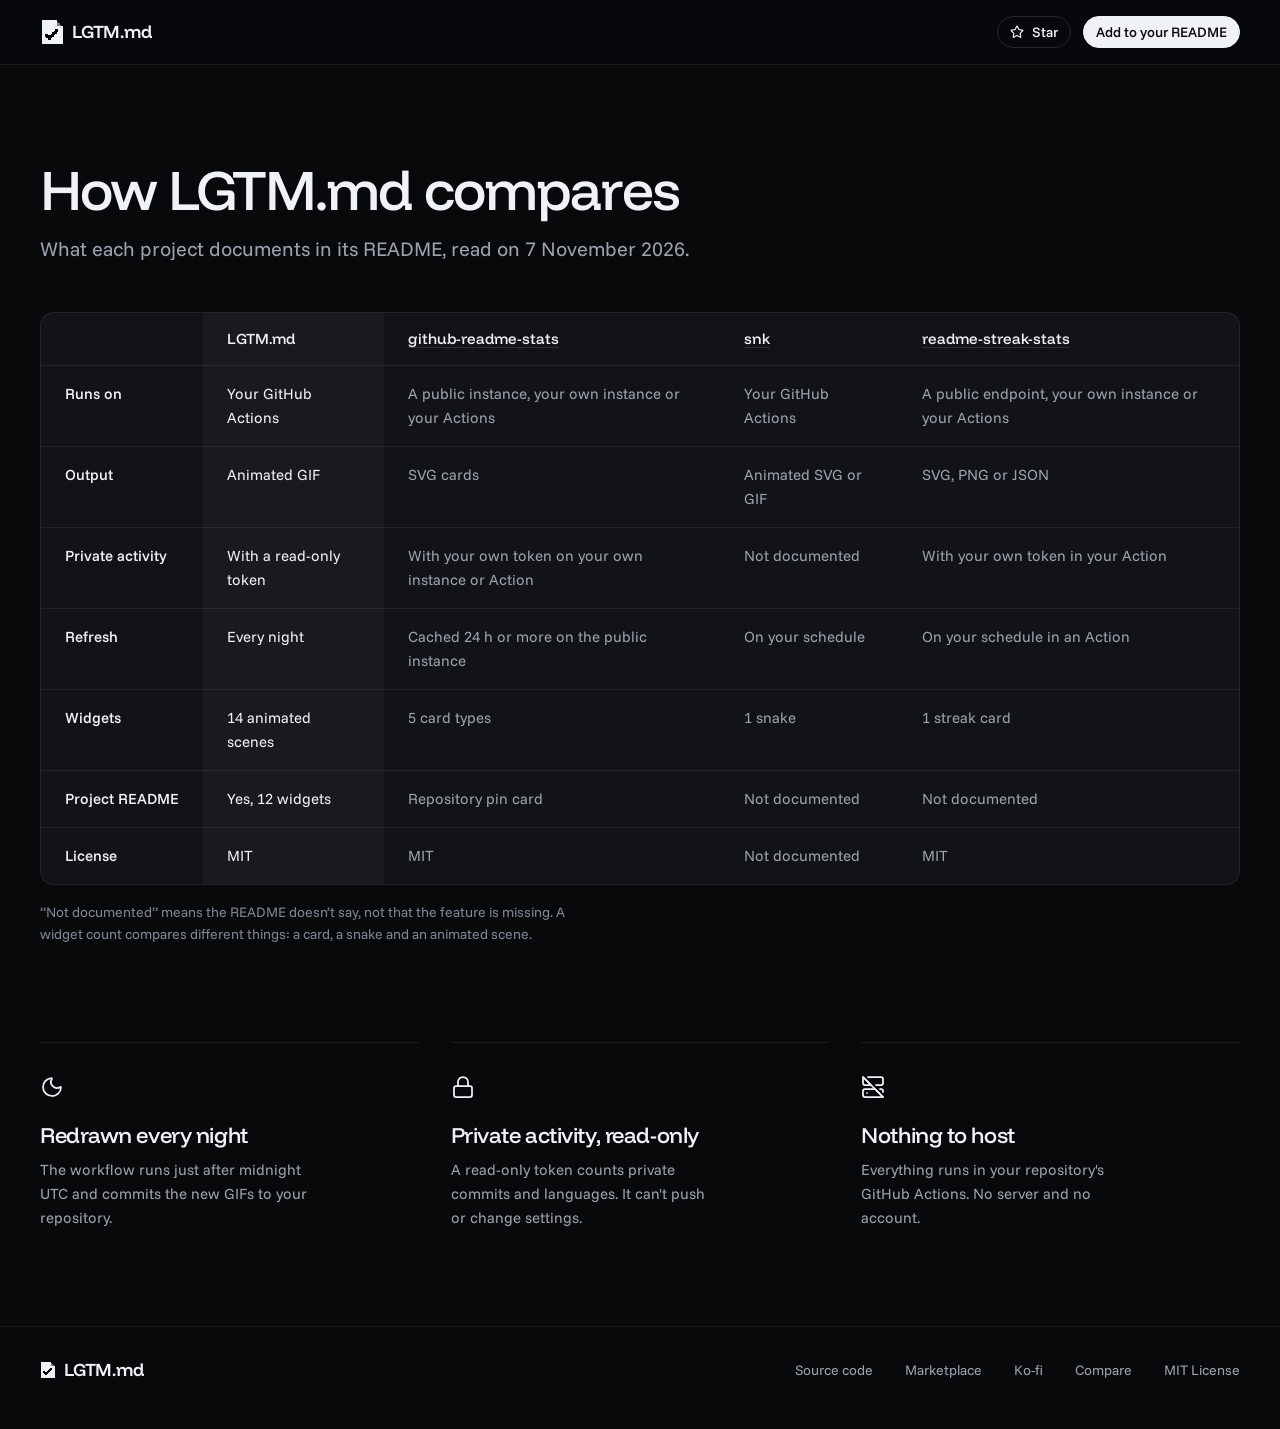
<file: site/compare.html>
<!doctype html>
<html lang="en">
<head>
<meta charset="utf-8">
<meta name="viewport" content="width=device-width, initial-scale=1">
<title>How LGTM.md compares</title>
<meta name="description" content="LGTM.md next to github-readme-stats, snk and github-readme-streak-stats: where each runs, what it outputs, private activity, refresh, widgets and license.">
<link rel="canonical" href="https://lgtm.byelior.dev/compare.html">
<meta property="og:type" content="website">
<meta property="og:url" content="https://lgtm.byelior.dev/compare.html">
<meta property="og:site_name" content="LGTM.md">
<meta property="og:title" content="How LGTM.md compares">
<meta property="og:image" content="https://lgtm.byelior.dev/og.png">
<meta name="twitter:card" content="summary_large_image">
<meta name="theme-color" content="#08090b">
<script defer src="https://stats.byelior.dev/p.js" data-website-id="92859974-7ab3-4bab-a617-32f4d2697562"></script>
<link rel="icon" href="favicon.svg" type="image/svg+xml">
<link rel="preconnect" href="https://fonts.googleapis.com">
<link rel="preconnect" href="https://fonts.gstatic.com" crossorigin>
<link href="https://fonts.googleapis.com/css2?family=Funnel+Display:wght@300..700&family=Funnel+Sans:wght@400..600&family=Geist+Mono:wght@400;500&display=swap" rel="stylesheet">
<link rel="stylesheet" href="style.css">
</head>
<body>

<header class="nav">
  <div class="wrap nav-in">
    <a class="logo" href="./"><svg class="mark" viewBox="0 0 16 16" aria-hidden="true" shape-rendering="crispEdges"><path d="M1 0h10v4H1zM1 4h14v2H1zM1 6h9v1H1zM12 6h3v2h-3zM1 7h8v1H1zM1 8h7v1H1zM11 8h4v1h-4zM1 9h2v2H1zM5 9h2v1H5zM10 9h5v1h-5zM9 10h6v1H9zM1 11h3v1H1zM8 11h7v1H8zM1 12h4v1H1zM7 12h8v1H7zM1 13h14v3H1z"/><path class="mark-flap" d="M11 1h1v3h-1zM12 2h1v2h-1zM13 3h1v1h-1z"/></svg>LGTM.md</a>
    <nav>
      <a class="pill-btn small ghost star" href="https://github.com/eliorpom-cmd/lgtm.md" aria-label="Star LGTM.md on GitHub">
        <svg class="icon" viewBox="0 0 24 24" aria-hidden="true"><path d="M11.525 2.295a.53.53 0 0 1 .95 0l2.31 4.679a2.123 2.123 0 0 0 1.595 1.16l5.166.756a.53.53 0 0 1 .294.904l-3.736 3.638a2.123 2.123 0 0 0-.611 1.878l.882 5.14a.53.53 0 0 1-.771.56l-4.618-2.428a2.122 2.122 0 0 0-1.973 0L6.396 21.01a.53.53 0 0 1-.77-.56l.881-5.139a2.122 2.122 0 0 0-.611-1.879L2.16 9.795a.53.53 0 0 1 .294-.906l5.165-.755a2.122 2.122 0 0 0 1.597-1.16z"/></svg>
        <span class="star-label">Star</span><span class="star-count" id="star-count" hidden></span>
      </a>
      <a class="pill-btn small" href="./#setup">Add to your README</a>
    </nav>
  </div>
</header>

<main>
  <section class="wrap">
    <div class="page-head">
      <h1>How LGTM.md compares</h1>
      <p>What each project documents in its README, read on 7 November 2026.</p>
    </div>
    <div class="table-wrap">
      <table class="compare">
        <thead>
          <tr><th scope="col"></th><th scope="col">LGTM.md</th><th scope="col"><a href="https://github.com/anuraghazra/github-readme-stats">github-readme-stats</a></th><th scope="col"><a href="https://github.com/Platane/snk">snk</a></th><th scope="col"><a href="https://github.com/DenverCoder1/github-readme-streak-stats">readme-streak-stats</a></th></tr>
        </thead>
        <tbody>
          <tr><th scope="row">Runs on</th><td>Your GitHub Actions</td><td>A public instance, your own instance or your Actions</td><td>Your GitHub Actions</td><td>A public endpoint, your own instance or your Actions</td></tr>
          <tr><th scope="row">Output</th><td>Animated GIF</td><td>SVG cards</td><td>Animated SVG or GIF</td><td>SVG, PNG or JSON</td></tr>
          <tr><th scope="row">Private activity</th><td>With a read-only token</td><td>With your own token on your own instance or Action</td><td>Not documented</td><td>With your own token in your Action</td></tr>
          <tr><th scope="row">Refresh</th><td>Every night</td><td>Cached 24 h or more on the public instance</td><td>On your schedule</td><td>On your schedule in an Action</td></tr>
          <tr><th scope="row">Widgets</th><td>14 animated scenes</td><td>5 card types</td><td>1 snake</td><td>1 streak card</td></tr>
          <tr><th scope="row">Project README</th><td>Yes, 12 widgets</td><td>Repository pin card</td><td>Not documented</td><td>Not documented</td></tr>
          <tr><th scope="row">License</th><td>MIT</td><td>MIT</td><td>Not documented</td><td>MIT</td></tr>
        </tbody>
      </table>
    </div>
    <p class="table-note">“Not documented” means the README doesn’t say, not that the feature is missing. A widget count compares different things: a card, a snake and an animated scene.</p>
  </section>

  <section class="wrap facts">
    <div class="fact">
      <svg class="icon fact-icon" viewBox="0 0 24 24" aria-hidden="true"><path d="M20.985 12.486a9 9 0 1 1-9.473-9.472c.405-.022.617.46.402.803a6 6 0 0 0 8.268 8.268c.344-.215.825-.004.803.401"/></svg>
      <h3>Redrawn every night</h3>
      <p>The workflow runs just after midnight UTC and commits the new GIFs to your repository.</p>
    </div>
    <div class="fact">
      <svg class="icon fact-icon" viewBox="0 0 24 24" aria-hidden="true"><rect width="18" height="11" x="3" y="11" rx="2" ry="2"/><path d="M7 11V7a5 5 0 0 1 10 0v4"/></svg>
      <h3>Private activity, read-only</h3>
      <p>A read-only token counts private commits and languages. It can't push or change settings.</p>
    </div>
    <div class="fact">
      <svg class="icon fact-icon" viewBox="0 0 24 24" aria-hidden="true"><path d="M7 2h13a2 2 0 0 1 2 2v4a2 2 0 0 1-2 2h-5"/><path d="M10 10 2.5 2.5C2 2 2 2.5 2 5v3a2 2 0 0 0 2 2h6z"/><path d="M22 17v-1a2 2 0 0 0-2-2h-1"/><path d="M4 14a2 2 0 0 0-2 2v4a2 2 0 0 0 2 2h16.5l1-.5.5.5-8-8H4z"/><path d="M6 18h.01"/><path d="m2 2 20 20"/></svg>
      <h3>Nothing to host</h3>
      <p>Everything runs in your repository's GitHub Actions. No server and no account.</p>
    </div>
  </section>
</main>

<footer class="foot">
  <div class="wrap foot-in">
    <span class="logo"><svg class="mark" viewBox="0 0 16 16" aria-hidden="true" shape-rendering="crispEdges"><path d="M1 0h10v4H1zM1 4h14v2H1zM1 6h9v1H1zM12 6h3v2h-3zM1 7h8v1H1zM1 8h7v1H1zM11 8h4v1h-4zM1 9h2v2H1zM5 9h2v1H5zM10 9h5v1h-5zM9 10h6v1H9zM1 11h3v1H1zM8 11h7v1H8zM1 12h4v1H1zM7 12h8v1H7zM1 13h14v3H1z"/><path class="mark-flap" d="M11 1h1v3h-1zM12 2h1v2h-1zM13 3h1v1h-1z"/></svg>LGTM.md</span>
    <a href="https://github.com/eliorpom-cmd/lgtm.md">Source code</a>
    <a href="https://github.com/marketplace/actions/lgtm-md">Marketplace</a>
    <a href="https://ko-fi.com/eliorpom">Ko-fi</a>
    <a href="compare.html">Compare</a>
    <span>MIT License</span>
  </div>
</footer>

<script src="app.js"></script>
</body>
</html>
</file>
<file: site/style.css>
/* LGTM.md launch page.
   One measure (1200 px, left-aligned), three surface levels, green only for "selected" and "done".
   One spacing scale: 4, 8, 12, 16, 24, 32, 48, 64, 96, 128. */

:root {
  color-scheme: dark;
  --bg: #08090b;
  --panel: #111316;
  --panel-2: #171a1f;
  --line: rgba(255, 255, 255, 0.07);
  --line-2: rgba(255, 255, 255, 0.12);
  --text: #f0f3f6;
  --muted: #9aa3ad;
  --faint: #7d8691;
  --green: #3fb950;
  --red: #f85149;
  /* GitHub's own palette, used only for the file panel and the README previews. */
  --gh-bg: #0d1117;
  --gh-line: #30363d;
  --gh-text: #e6edf3;
  --gh-faint: #6e7681;
  --depth: inset 0 1px 0 rgba(255, 255, 255, 0.05), 0 1px 2px rgba(0, 0, 0, 0.4), 0 12px 32px -12px rgba(0, 0, 0, 0.6);
  --sans: "Funnel Sans", -apple-system, BlinkMacSystemFont, "Segoe UI", sans-serif;
  --display: "Funnel Display", "Funnel Sans", sans-serif;
  --mono: "Geist Mono", ui-monospace, SFMono-Regular, Menlo, monospace;
  --ease: cubic-bezier(0.16, 1, 0.3, 1);
  --s-4: 4px; --s-8: 8px; --s-12: 12px; --s-16: 16px; --s-24: 24px; --s-32: 32px;
  --s-48: 48px; --s-64: 64px; --s-96: 96px; --s-128: 128px;
  --wrap: 1200px;
  --gut: var(--s-32);
}

*, *::before, *::after { box-sizing: border-box; }
html { -webkit-text-size-adjust: 100%; scroll-behavior: smooth; scroll-padding-top: var(--s-96); }
body { margin: 0; background: var(--bg); color: var(--muted); font: 400 16px/1.6 var(--sans); -webkit-font-smoothing: antialiased; }
[hidden] { display: none !important; }
main { overflow-x: clip; }
a { color: inherit; }
img { display: block; max-width: 100%; height: auto; }
b { color: var(--text); font-weight: 500; }
code { font: 400 13px/1.6 var(--mono); color: var(--text); }
p { margin: 0; }
:focus-visible { outline: 2px solid var(--text); outline-offset: 3px; border-radius: var(--s-8); }
.icon { width: 16px; height: 16px; flex: none; fill: none; stroke: currentColor; stroke-width: 2; stroke-linecap: round; stroke-linejoin: round; }

.wrap { width: 100%; max-width: calc(var(--wrap) + 2 * var(--gut)); margin: 0 auto; padding: 0 var(--gut); }

/* Type: Funnel Display for every title, Funnel Sans for the rest, Geist Mono for code and labels. */
h1, h2, h3 { text-wrap: balance; font-family: var(--display); font-weight: 500; color: var(--text); margin: 0; }
h1 { font-size: clamp(52px, 5.6vw, 80px); line-height: 0.95; letter-spacing: -0.035em; max-width: 11ch; }
h2 { font-size: clamp(36px, 4vw, 52px); line-height: 1.05; letter-spacing: -0.03em; }
h3 { font-size: 22px; line-height: 1.25; letter-spacing: -0.02em; }

/* Buttons: one shape (pill), two sizes (44 / 32), two styles (solid / ghost). */
.pill-btn { display: inline-flex; align-items: center; justify-content: center; gap: var(--s-8); height: 44px; padding: 0 var(--s-24); border: 1px solid var(--text); border-radius: 999px; background: var(--text); color: var(--bg); font: 500 15px/1 var(--sans); text-decoration: none; white-space: nowrap; cursor: pointer; transition: background-color 180ms ease, border-color 180ms ease, color 180ms ease, opacity 180ms ease, transform 160ms var(--ease); }
/* No dimming on hover: the pixel spotlight (app.js) is the hover state. */
.pill-btn:hover { opacity: 1; }
.pill-btn.small { height: 32px; padding: 0 var(--s-12); font-size: 14px; }
.pill-btn.ghost { background: transparent; border-color: var(--line-2); color: var(--text); }
.pill-btn.ghost:hover { opacity: 1; border-color: var(--faint); }
.pill-btn[aria-disabled="true"], .pill-btn:disabled { background: var(--panel-2); border-color: var(--line-2); color: var(--faint); cursor: not-allowed; opacity: 1; }
.pill-btn.ghost:disabled { background: transparent; opacity: 0.45; }
.text-link { color: var(--text); text-decoration: underline; text-decoration-color: var(--line-2); text-underline-offset: 4px; font-size: 15px; transition: text-decoration-color 180ms ease; }
.text-link:hover { text-decoration-color: var(--text); }

/* Nav */
.nav { position: sticky; top: 0; z-index: 10; background: rgba(8, 9, 11, 0.82); backdrop-filter: blur(12px); -webkit-backdrop-filter: blur(12px); border-bottom: 1px solid var(--line); }
.nav-in { display: flex; justify-content: space-between; align-items: center; height: var(--s-64); }
.logo { font: 600 18px/1 var(--display); color: var(--text); text-decoration: none; letter-spacing: -0.01em; }
.nav nav { display: flex; align-items: center; gap: var(--s-32); font-size: 15px; }
.nav nav a:not(.pill-btn) { text-decoration: none; transition: color 180ms ease; }
.nav nav a:not(.pill-btn):hover { color: var(--text); }
.star .icon { width: 14px; height: 14px; }
.star-count { margin-left: var(--s-4); padding-left: var(--s-8); border-left: 1px solid var(--line-2); color: var(--muted); font-variant-numeric: tabular-nums; }
/* Gallery */
.filters { display: flex; gap: var(--s-8); overflow-x: auto; scrollbar-width: none; min-width: 0; }
.filter { flex: none; height: 32px; padding: 0 var(--s-12); border: 1px solid var(--line-2); border-radius: 999px; background: transparent; color: var(--muted); font: 500 14px/1 var(--sans); cursor: pointer; transition: color 180ms ease, background-color 180ms ease, border-color 180ms ease; }
.filter:hover { color: var(--text); border-color: var(--faint); }
.filter[aria-pressed="true"] { background: var(--text); border-color: var(--text); color: var(--bg); }

.grid { list-style: none; margin: 0; padding: 0; display: grid; grid-template-columns: repeat(3, minmax(0, 1fr)); gap: var(--s-24); }
/* Card: the GIF full-bleed on GitHub's page colour (the GIFs' own background), so it blends in. */
.card { display: flex; flex-direction: column; background: var(--panel); border: 1px solid rgba(255, 255, 255, 0.08); border-radius: 14px; overflow: hidden; transition: border-color 180ms ease, transform 180ms ease; }
.card:hover { border-color: rgba(255, 255, 255, 0.16); transform: translateY(-2px); }
.card-media { position: relative; aspect-ratio: 2 / 1; background: var(--gh-bg); border-bottom: 1px solid rgba(255, 255, 255, 0.06); overflow: hidden; }
/* Every widget is contained and centred in the same 2:1 area; narrow ones get side margins of the same colour. */
.card-media img { position: absolute; inset: 0; width: 100%; height: 100%; object-fit: contain; transition: opacity 220ms ease; }
.card-media.is-padded img { inset: 6% 4%; width: 92%; height: 88%; }
.card-media .card-gif { opacity: 0; transition: none; }
.card-media .card-gif.is-on { opacity: 1; }
.card { position: relative; }
/* The name's button covers the whole card, so the card opens its details from anywhere. */
.card-hit { all: unset; cursor: pointer; }
.card-hit::after { content: ""; position: absolute; inset: 0; z-index: 2; border-radius: 14px; }
.card:has(.card-hit:focus-visible) { outline: 2px solid var(--text); outline-offset: 3px; }
.card-body { display: flex; flex-direction: column; flex: 1; padding: var(--s-16) var(--s-16) var(--s-16); }
.card-name { font: 500 18px/1.25 var(--display); letter-spacing: -0.015em; }
.card-id { margin-top: var(--s-4); font: 400 12px/1.4 var(--mono); color: var(--faint); }
.card-desc { margin-top: var(--s-8); font-size: 14px; line-height: 1.5; color: var(--muted); }
.card-tags { display: flex; flex-wrap: wrap; gap: var(--s-8); margin-top: auto; padding-top: var(--s-16); }
.tag { display: inline-flex; align-items: center; height: 24px; padding: 0 var(--s-8); border: 1px solid var(--line-2); border-radius: 999px; font: 500 12px/1 var(--sans); color: var(--muted); }
.tag.quiet { border-color: transparent; background: rgba(255, 255, 255, 0.05); color: var(--faint); }
/* Mode switch: two pills in a pill track, used above the gallery and in the setup. */
.seg { display: inline-flex; padding: var(--s-4); gap: var(--s-4); border: 1px solid var(--line-2); border-radius: 999px; }
.seg button { height: 32px; padding: 0 var(--s-16); border: 0; border-radius: 999px; background: transparent; color: var(--muted); font: 500 14px/1 var(--sans); cursor: pointer; transition: color 180ms ease, background-color 180ms ease; }
.seg button:hover { color: var(--text); }
.seg button[aria-pressed="true"] { background: var(--text); color: var(--bg); }
.field { display: grid; gap: var(--s-8); margin-top: var(--s-16); font-size: 14px; }
/* 16 px: below that, iOS Safari zooms the page when the field gets the focus. */
.field input { width: 100%; max-width: 340px; height: 44px; padding: 0 var(--s-16); background: var(--panel); border: 1px solid var(--line-2); border-radius: 999px; font: 400 16px/1 var(--sans); color: var(--text); transition: border-color 180ms ease; }
.field input::placeholder { color: var(--faint); }
.field input:hover, .field input:focus { border-color: var(--faint); outline: none; }
.field input[aria-invalid="true"] { border-color: var(--red); }
.field-error { margin-top: var(--s-8); font-size: 14px; color: var(--red); }
.field-warn { margin-top: var(--s-8); font-size: 14px; color: #d29922; }
.check { display: flex; align-items: center; gap: var(--s-8); margin: var(--s-16) 0 var(--s-8); font-size: 14px; }
.check .icon { color: var(--faint); }
.token-steps a { color: var(--text); text-decoration-color: var(--faint); text-underline-offset: 3px; }
.hint { margin-top: var(--s-12); font-size: 14px; color: var(--faint); }
.hint a { color: var(--muted); }
.more { margin-top: var(--s-16); border: 1px solid var(--line-2); border-radius: var(--s-12); }
.more summary { display: flex; align-items: center; gap: var(--s-8); padding: var(--s-12) var(--s-16); font-size: 15px; color: var(--text); cursor: pointer; list-style: none; }
.more summary::-webkit-details-marker { display: none; }
.more summary::after { content: "+"; margin-left: auto; font: 400 16px/1 var(--mono); color: var(--faint); }
.more[open] summary::after { content: "−"; }
.more-body { display: grid; gap: var(--s-12); padding: 0 var(--s-16) var(--s-16); font-size: 15px; }
.more-body ul { margin: 0; padding-left: var(--s-24); display: grid; gap: var(--s-4); }
.gh-code { flex: 1; margin: 0; padding: var(--s-16) 0; max-height: 640px; overflow: auto; counter-reset: line; font: 400 13px/1.8 var(--mono); color: var(--gh-text); }
.ln { display: grid; grid-template-columns: 44px minmax(0, 1fr); column-gap: var(--s-16); padding-right: var(--s-16); counter-increment: line; }
.ln::before { content: counter(line); text-align: right; color: var(--gh-faint); user-select: none; }
/* Wrapped lines hang under their own indentation plus four columns; URLs never break. */
.lc { --hang: 4ch; white-space: pre-wrap; overflow-wrap: normal; word-break: normal; padding-left: calc(var(--i, 0ch) + var(--hang)); text-indent: calc(-1 * (var(--i, 0ch) + var(--hang))); }
.ln.is-new { overflow: hidden; animation: line-in 240ms var(--ease) backwards, line-mark 1200ms ease-out both; }
@keyframes line-in { from { max-height: 0; opacity: 0; } to { max-height: 12em; opacity: 1; } }
@keyframes line-mark { from { box-shadow: inset 2px 0 0 var(--green); background: rgba(63, 185, 80, 0.08); } to { box-shadow: inset 2px 0 0 rgba(63, 185, 80, 0); background: transparent; } }
/* GitHub dark syntax colours. */
.t-tag { color: #7ee787; }
.t-attr { color: #79c0ff; }
.t-str { color: #a5d6ff; }
.t-url { white-space: nowrap; }
.t-key { color: #ff7b72; }
.t-com { color: #8b949e; }

/* Preview: the README as GitHub shows it, with the sample GIFs at their real widths. */
.gh-preview { flex: 1; display: flex; flex-direction: column; }
.md-head { display: flex; align-items: center; gap: var(--s-8); height: 44px; padding: 0 var(--s-16); border-bottom: 1px solid var(--gh-line); font: 600 14px/1 var(--sans); color: var(--gh-text); flex: none; }
.md-head .icon { color: var(--gh-faint); }
.md-body { flex: 1; padding: var(--s-24); font: 400 16px/1.5 -apple-system, BlinkMacSystemFont, "Segoe UI", "Noto Sans", Helvetica, Arial, sans-serif; color: var(--gh-text); }
.md-body p { margin: 0 0 var(--s-16); }
.md-body p:last-child { margin-bottom: 0; }
.md-body img { display: inline; vertical-align: top; max-width: 100%; }
.md-body a { color: #4493f8; text-decoration: none; }
.md-body sub { font-size: 12px; }
.md-empty { height: 100%; min-height: 320px; display: grid; place-items: center; text-align: center; padding: var(--s-32); border: 1px dashed var(--gh-line); border-radius: var(--s-8); color: var(--gh-faint); font: 400 15px/1.5 var(--sans); }

/* Comparison table */
.table-wrap { overflow-x: auto; border: 1px solid var(--line); border-radius: 14px; background: var(--panel); }
.compare { width: 100%; min-width: 760px; border-collapse: collapse; font-size: 15px; }
.compare th, .compare td { padding: var(--s-16) var(--s-24); text-align: left; vertical-align: top; border-bottom: 1px solid var(--line); }
.compare tbody tr:last-child th, .compare tbody tr:last-child td { border-bottom: 0; }
.compare thead th { font: 500 15px/1.3 var(--display); color: var(--text); }
.compare thead th a { color: var(--text); text-decoration-color: var(--line-2); text-underline-offset: 3px; }
.compare tbody th { font-weight: 500; color: var(--text); white-space: nowrap; }
.compare td:nth-child(2), .compare thead th:nth-child(2) { background: rgba(255, 255, 255, 0.03); color: var(--text); }
.table-note { margin-top: var(--s-16); font-size: 14px; color: var(--faint); max-width: 70ch; }

/* Footer */
.foot { border-top: 1px solid var(--line); }
.foot-in { display: flex; flex-wrap: wrap; align-items: center; gap: var(--s-12) var(--s-32); padding-top: var(--s-32); padding-bottom: var(--s-48); font-size: 14px; }
.foot a { text-decoration: none; transition: color 180ms ease; }
.foot a:hover { color: var(--text); }
.foot .logo { margin-right: auto; }
.toast { position: fixed; left: 50%; bottom: 84px; transform: translateX(-50%); z-index: 30; background: var(--text); color: var(--bg); font: 500 14px/1 var(--sans); padding: var(--s-12) var(--s-16); border-radius: 999px; opacity: 0; pointer-events: none; transition: opacity 180ms ease; }
.toast.show { opacity: 1; }

.sr-only { position: absolute; width: 1px; height: 1px; overflow: hidden; clip: rect(0 0 0 0); white-space: nowrap; }
.nav nav { gap: var(--s-12); }
.text-btn { padding: var(--s-4) 0; border: 0; background: none; color: var(--muted); font: 400 15px/1.4 var(--sans); text-decoration: underline; text-decoration-color: var(--line-2); text-underline-offset: 4px; cursor: pointer; transition: color 180ms ease, text-decoration-color 180ms ease; }
.text-btn:hover { color: var(--text); text-decoration-color: var(--text); }
.pill-btn.wide { width: 100%; }

/* Hero: copy on the left, a README filling with widgets on the right; stacked on phones. */
.hero { display: grid; grid-template-columns: minmax(0, 5fr) minmax(0, 7fr); gap: var(--s-64); align-items: center; padding-top: var(--s-64); padding-bottom: var(--s-32); }
.hero h1 { max-width: 9ch; }
.hero-art { position: relative; margin: 0; }
/* A faint grid of square dots behind the README, fading out from its centre. */
.hero-art::before { content: ""; position: absolute; inset: -48px; z-index: -1; background-image: url("data:image/svg+xml,%3Csvg xmlns='http://www.w3.org/2000/svg' width='16' height='16'%3E%3Crect width='2' height='2' fill='%23fff' fill-opacity='.09'/%3E%3C/svg%3E"); -webkit-mask-image: radial-gradient(closest-side, #000 30%, transparent); mask-image: radial-gradient(closest-side, #000 30%, transparent); pointer-events: none; }
.readme { background: var(--gh-bg); border: 1px solid var(--gh-line); border-radius: var(--s-12); box-shadow: var(--depth), 0 40px 80px -32px rgba(0, 0, 0, 0.7); overflow: hidden; }
.readme .md-head { height: 44px; font-weight: 500; }
.readme-body { display: grid; gap: var(--s-8); padding: var(--s-16); }
.slot-row { display: grid; grid-template-columns: 1fr 1fr; gap: var(--s-8); }
.slot { position: relative; background: var(--gh-bg); }
/* Contained, on the widgets' own background: a widget of another shape shows no bars. */
.slot img { position: absolute; inset: 0; width: 100%; height: 100%; object-fit: contain; transition: opacity 220ms ease; }
/* The second row holds two small widgets, or one wide one over both (same height). */
.slot-row { position: relative; }
.slot-full { position: absolute; inset: 0; }
.slot.is-off { visibility: hidden; }
.hero-art.is-cycling .hero-fx { display: block; }
.hero-dots { display: flex; justify-content: center; align-items: center; gap: var(--s-12); margin-top: var(--s-16); }
.hero-dots[hidden] { display: none; }
.hero-dot-list { display: flex; align-items: center; gap: var(--s-8); }
/* Square pixels; the current set is a bar that fills step by step until the next one. */
.hero-dot { position: relative; width: 6px; height: 6px; padding: 0; border: 0; border-radius: 0; background: rgba(255, 255, 255, 0.22); cursor: pointer; transition: width 200ms var(--ease), background-color 160ms ease; }
.hero-dot::before { content: ""; position: absolute; inset: -9px -4px; }
.hero-dot:hover { background: rgba(255, 255, 255, 0.45); }
.hero-dot.is-on { width: 30px; background: rgba(255, 255, 255, 0.22); }
.hero-dot.is-on::after { content: ""; position: absolute; inset: 0; background: var(--text); transform-origin: left; transform: scaleX(0); }
.hero-dot.is-on.is-running::after { animation: dot-fill var(--hero-every, 4000ms) steps(15, end) forwards; }
.hero-dots.is-paused .hero-dot::after { animation-play-state: paused; }
@keyframes dot-fill { to { transform: scaleX(1); } }
.hero-pause { display: grid; place-items: center; width: 28px; height: 28px; padding: 0; border: 0; border-radius: 6px; background: transparent; color: var(--faint); cursor: pointer; transition: color 160ms ease, background-color 160ms ease; }
.hero-pause:hover { color: var(--gh-text); background: rgba(255, 255, 255, 0.06); }
.hero-pause svg { width: 12px; height: 12px; fill: currentColor; }
.hero-pause .i-play, .hero-pause[aria-pressed="true"] .i-pause { display: none; }
.hero-pause[aria-pressed="true"] .i-play { display: inline; }
.hero-intro .slot img { opacity: 0; }
.slot.is-live img { opacity: 1; }
.readme-sub { margin-top: var(--s-4); font: 400 12px/1.5 -apple-system, BlinkMacSystemFont, "Segoe UI", "Noto Sans", Helvetica, Arial, sans-serif; color: var(--gh-text); }
.readme-sub span { color: #4493f8; }
/* The intro canvas covers the card; each slot clips its own blocks. */
.hero-fx { position: absolute; inset: 0; width: 100%; height: 100%; pointer-events: none; display: none; }
.hero-intro .hero-fx { display: block; }

/* Brand mark: a README page with a check, drawn on a 16-pixel grid. */
.logo { display: inline-flex; align-items: center; gap: var(--s-8); }
.mark { width: 24px; height: 24px; flex: none; fill: currentColor; }
.mark-flap { opacity: 0.5; }
.foot .mark { width: 16px; height: 16px; }

.eyebrow { display: inline-flex; align-items: center; gap: var(--s-12); font: 500 12px/1 var(--sans); text-transform: uppercase; letter-spacing: 0.06em; color: var(--muted); margin-bottom: var(--s-32); }
.dot { width: 6px; height: 6px; background: var(--green); }
.eyebrow [data-version] { text-transform: none; }
.lead { margin-top: var(--s-24); font-size: 20px; line-height: 1.5; max-width: 30em; text-wrap: pretty; }
.actions { display: flex; flex-wrap: wrap; align-items: center; gap: var(--s-24) var(--s-32); margin-top: var(--s-32); }
.used { display: flex; align-items: center; gap: var(--s-12); font-size: 14px; }
.used-list { display: flex; list-style: none; margin: 0; padding: 0; }
.used-list li + li { margin-left: -6px; }
.used-list a { display: block; border-radius: 50%; }
.used-out { margin-left: var(--s-4); font-size: 13px; color: var(--faint); text-decoration: underline; text-decoration-color: var(--line-2); text-underline-offset: 3px; }
.used-out:hover { color: var(--text); }
.used-list img { width: 32px; height: 32px; border-radius: 50%; background: var(--panel-2); box-shadow: 0 0 0 2px var(--bg); }

.sec { margin-top: var(--s-96); padding-top: var(--s-48); border-top: 1px solid var(--line); }
.sec-head { margin-bottom: var(--s-32); max-width: 680px; }
.sec-head p { margin-top: var(--s-16); font-size: 20px; line-height: 1.5; }
.filters { margin-bottom: var(--s-32); }

/* Setup dialog: one question per screen in a centred column, wider only for the widget grid. */
html.modal-open { overflow: hidden; }
/* One fixed frame for every step: header and footer stay put, only the middle scrolls. */
.cfg { width: min(720px, calc(100% - 48px)); max-width: none; height: min(640px, calc(100dvh - 64px)); max-height: none; padding: 0; border: 1px solid var(--line-2); border-radius: 20px; background: var(--panel); color: var(--muted); box-shadow: var(--depth), 0 40px 120px -24px rgba(0, 0, 0, 0.8); overflow: clip; }
.cfg:focus, .cfg:focus-visible { outline: none; }
.cfg[open] { display: flex; animation: cfg-in 240ms var(--ease); }
.cfg::backdrop { background: rgba(4, 5, 7, 0.62); backdrop-filter: blur(8px); -webkit-backdrop-filter: blur(8px); }
@keyframes cfg-in { from { opacity: 0; transform: translateY(8px) scale(0.99); } to { opacity: 1; transform: none; } }
.cfg-in { display: flex; flex-direction: column; width: 100%; height: 100%; min-height: 0; }
.cfg-head { flex: none; display: grid; grid-template-columns: 1fr auto; align-items: center; gap: var(--s-12) var(--s-16); padding: var(--s-24) var(--s-24) 0 var(--s-32); }
.cfg-count { font: 500 14px/1 var(--sans); color: var(--text); }
.cfg-time { color: var(--faint); font-weight: 400; }
.close { width: 32px; height: 32px; display: grid; place-items: center; border: 1px solid var(--line-2); border-radius: 999px; background: transparent; color: var(--muted); cursor: pointer; transition: color 180ms ease, border-color 180ms ease; }
.close:hover { color: var(--text); border-color: var(--faint); }
.cfg-bar { grid-column: 1 / -1; display: flex; gap: var(--s-4); list-style: none; margin: 0; padding: 0 var(--s-8) 0 0; }
.cfg-bar li { position: relative; flex: 1; height: 4px; background: var(--line-2); overflow: hidden; }
.cfg-bar li:first-child { border-radius: 2px 0 0 2px; }
.cfg-bar li:last-child { border-radius: 0 2px 2px 0; }
/* A segment fills in four pixel steps, like a loading bar on an old console. */
.cfg-bar li::after { content: ""; position: absolute; inset: 0; background: var(--text); transform: scaleX(0); transform-origin: left; transition: transform 200ms steps(4, end); }
.cfg-bar li.on::after { transform: none; }
.cfg-body { flex: 1 1 auto; min-height: 0; overflow-y: auto; overscroll-behavior: contain; padding: var(--s-32) var(--s-32) var(--s-24); scrollbar-width: thin; }
/* Only the content moves between steps, never the frame. */
.pane.is-entering { animation: pane-in 200ms var(--ease) both; }
.pane.is-entering.from-left { animation-name: pane-in-back; }
@keyframes pane-in { from { opacity: 0; transform: translateX(16px); } to { opacity: 1; transform: none; } }
@keyframes pane-in-back { from { opacity: 0; transform: translateX(-16px); } to { opacity: 1; transform: none; } }
.pane-title { font-size: 28px; line-height: 1.15; letter-spacing: -0.025em; outline: none; }
.pane-help { margin-top: var(--s-8); font-size: 16px; line-height: 1.5; }
.pane-help + .pill-btn, .pane-help + .field { margin-top: var(--s-24); }
.pane > .pill-btn.wide { margin-top: var(--s-24); }
.then { margin-top: var(--s-16); font-size: 15px; }
.cfg-foot { flex: none; display: grid; justify-items: center; gap: var(--s-8); padding: var(--s-16) var(--s-32) var(--s-24); border-top: 1px solid var(--line); background: var(--panel); }
.cfg-reason { font-size: 14px; color: var(--faint); text-align: center; }
.cfg-links { display: flex; flex-wrap: wrap; justify-content: center; gap: var(--s-4) var(--s-24); }
.cfg-links:not(:has(> :not([hidden]))) { display: none; }

/* Step 1: mode switch, then the selectable thumbnails. */
.pane-tools { display: flex; flex-wrap: wrap; align-items: center; gap: var(--s-12) var(--s-16); margin: var(--s-24) 0 var(--s-16); }
.picked-count { margin-left: auto; font-size: 14px; color: var(--muted); }
.picks { list-style: none; margin: 0; padding: 0; display: grid; grid-template-columns: repeat(3, minmax(0, 1fr)); gap: var(--s-12); }
/* Step 1: thumbnails on the left, the README they go into on the right. */
.pick-layout { display: block; }
.cfg-in { position: relative; overflow: clip; }
.pick { position: relative; width: 100%; height: 100%; display: flex; flex-direction: column; align-items: stretch; gap: var(--s-8); padding: var(--s-8) var(--s-8) var(--s-12); border: 1px solid var(--line-2); border-radius: var(--s-12); background: var(--panel-2); color: var(--text); text-align: left; font: 500 14px/1.3 var(--sans); cursor: pointer; transition: border-color 180ms ease, background-color 180ms ease; }
.pick:hover { border-color: var(--faint); }
.pick-media { position: relative; display: block; aspect-ratio: 2 / 1; border-radius: var(--s-8); background: var(--gh-bg); overflow: hidden; }
.pick-media img { position: absolute; inset: 0; width: 100%; height: 100%; object-fit: contain; }
.pick-name { padding: 0 var(--s-4); }
.pick-note { padding: 0 var(--s-4); font-size: 12px; font-weight: 400; color: var(--faint); }
.pick-note:empty { display: none; }
.pick-check { position: absolute; top: var(--s-12); right: var(--s-12); width: 24px; height: 24px; display: grid; place-items: center; border-radius: 50%; background: var(--green); color: #04130a; opacity: 0; transform: scale(0.8); transition: opacity 160ms ease, transform 160ms var(--ease); }
.pick-check .icon { width: 14px; height: 14px; stroke-width: 3; }
.pick[aria-pressed="true"] { border-color: var(--green); }
.pick[aria-pressed="true"] .pick-check { opacity: 1; transform: none; }
.pick:disabled { cursor: not-allowed; opacity: 0.45; }
.pick:disabled:hover { border-color: var(--line-2); }

/* Step 2: the field, the repository note, and the README in small. */
.field input { max-width: none; }
.repo-note { display: flex; flex-wrap: wrap; align-items: center; justify-content: space-between; gap: var(--s-8) var(--s-16); margin-top: var(--s-12); }
.repo-note .check { margin: 0; }
.repo-note .text-link { font-size: 14px; }
.repo-note.is-missing .check { color: var(--red); }
.repo-note.is-missing .check .icon { display: none; }
.repo-note .text-link.is-primary { font-weight: 600; }
.rival { margin-top: var(--s-8); }

/* Steps 3 to 5 */
.token-steps { margin: var(--s-24) 0 0; padding-left: var(--s-24); display: grid; gap: var(--s-8); font-size: 15px; }
.token-steps a { color: var(--text); text-decoration-color: var(--faint); text-underline-offset: 3px; }
.more { margin-top: var(--s-24); }
.more .gh { margin: 0 var(--s-12) var(--s-12); }
.gh { background: var(--gh-bg); border: 1px solid var(--gh-line); border-radius: var(--s-12); overflow: hidden; }
.pane > .gh-file { margin-top: var(--s-24); }
.gh-bar { display: flex; justify-content: space-between; align-items: center; gap: var(--s-8); height: 48px; padding: 0 var(--s-8) 0 var(--s-16); border-bottom: 1px solid var(--gh-line); }
.gh-name { font: 500 13px/1 var(--mono); color: var(--gh-text); }
.gh-code { max-height: 360px; }
.gh-preview .md-body { padding: var(--s-16); }
.gh-preview .md-empty { min-height: 160px; }
.md-head { height: 40px; }

/* Step 6: done. */
.pane-done { text-align: center; }
.pane-done > .pane-help { max-width: 52ch; margin-left: auto; margin-right: auto; text-wrap: balance; }
/* The brand mark in green: the README page is checked. 48 px keeps each grid pixel at 3 px. */
.done-mark { width: 48px; height: 48px; margin: 0 auto var(--s-16); color: var(--green); }
.done-mark .mark { width: 48px; height: 48px; }
.pane-actions { display: grid; gap: var(--s-12); max-width: 400px; margin: var(--s-24) auto 0; }
.pane-done .more { text-align: left; max-width: 400px; margin: var(--s-12) auto 0; }
/* Live run status: a pixel dot, one line, and a sentence with a link when something needs the visitor. */
.run { display: grid; justify-items: center; gap: var(--s-8); margin-top: var(--s-24); }
.run-status { display: inline-flex; align-items: center; gap: var(--s-8); height: 32px; padding: 0 var(--s-16); border: 1px solid var(--line-2); border-radius: 999px; font: 500 14px/1 var(--sans); color: var(--text); }
.run-dot { width: 8px; height: 8px; background: var(--faint); }
.run[data-state="waiting"] .run-dot, .run[data-state="running"] .run-dot { animation: run-blink 1s steps(2, jump-none) infinite; }
.run[data-state="running"] .run-dot { background: var(--text); animation-duration: 0.5s; }
.run[data-state="done"] .run-status { border-color: rgba(63, 185, 80, 0.5); }
.run[data-state="done"] .run-dot { background: var(--green); }
.run[data-state="failed"] .run-dot, .run[data-state="limit"] .run-dot, .run[data-state="error"] .run-dot { background: var(--red); }
.run[data-state="failed"] .run-status { border-color: rgba(248, 81, 73, 0.5); }
@keyframes run-blink { from { opacity: 1; } to { opacity: 0.25; } }
.run-detail { max-width: 46ch; font-size: 14px; line-height: 1.5; color: var(--faint); text-wrap: balance; }
.run-detail .text-link { font-size: 14px; }
.run-readme { margin-top: var(--s-16); text-align: left; }
.run-readme .md-body { padding: var(--s-16); }
.run-readme .md-body img { display: inline; vertical-align: top; max-width: 100%; }
.run-missing { font: 400 13px/1.5 var(--sans); color: var(--gh-faint); }

/* Support: separated and quiet, after everything the visitor came for. */
.support { display: grid; justify-items: center; gap: var(--s-12); margin-top: var(--s-24); padding-top: var(--s-24); border-top: 1px solid var(--line); }
.support-note { display: flex; align-items: center; justify-content: center; gap: var(--s-8); }
.support p { font-size: 14px; line-height: 1.5; color: var(--faint); text-align: left; }
.support-row { display: flex; flex-wrap: wrap; align-items: center; justify-content: center; gap: var(--s-8) var(--s-24); }
.support .text-link { font-size: 14px; color: var(--muted); }
.heart { width: 18px; height: 16px; flex: none; color: #db61a2; }

/* Pixel marks that build themselves: each grid pixel drops in, bottom rows first. */
.mark.is-building rect { animation: px-in 240ms steps(3, end) both; animation-delay: var(--d); }
@keyframes px-in { from { opacity: 0; transform: translateY(-4px); } }

/* README previews follow GitHub's dark or light theme. */
.gh-theme[data-theme="light"] { --gh-bg: #ffffff; --gh-line: #d0d7de; --gh-text: #1f2328; --gh-faint: #59636e; }
.gh-theme[data-theme="light"] .md-body a { color: #0969da; }
.gh-theme { transition: background-color 180ms ease, border-color 180ms ease; }
.theme-seg { margin-left: auto; padding: 2px; gap: 2px; border-color: var(--gh-line); }
.theme-seg button { height: 24px; padding: 0 var(--s-8); font-size: 12px; color: var(--gh-faint); }
.theme-seg button:hover { color: var(--gh-text); }
.theme-seg button[aria-pressed="true"] { background: var(--gh-text); color: var(--gh-bg); }

/* Widget details: same frame as the setup. */
.detail-head { grid-template-columns: 1fr auto; align-items: start; padding-bottom: var(--s-16); border-bottom: 1px solid var(--line); }
.detail-title { font: 500 24px/1.2 var(--display); letter-spacing: -0.02em; color: var(--text); outline: none; }
.detail-id { margin-top: var(--s-4); font: 400 12px/1.4 var(--mono); color: var(--faint); }
.detail-body { padding-top: var(--s-24); }
.detail-desc { font-size: 16px; line-height: 1.5; }
.detail-stage { margin-top: var(--s-16); background: var(--gh-bg); border: 1px solid var(--gh-line); border-radius: var(--s-12); overflow: hidden; }
.detail-bar { display: flex; align-items: center; gap: var(--s-8); height: 40px; padding: 0 var(--s-8) 0 var(--s-16); border-bottom: 1px solid var(--gh-line); font: 500 13px/1 var(--sans); color: var(--gh-text); }
.detail-canvas { display: flex; justify-content: center; padding: var(--s-24) var(--s-16); }
.detail-frame { position: relative; }
.detail-frame img { width: 100%; height: 100%; image-rendering: auto; }
.pins { list-style: none; margin: 0; padding: 0; }
.pin { position: absolute; z-index: 1; width: 24px; height: 24px; margin: -12px 0 0 -12px; display: grid; place-items: center; padding: 0; border: 0; border-radius: 50%; background: var(--text); color: var(--bg); font: 600 12px/1 var(--sans); cursor: help; box-shadow: 0 0 0 3px rgba(8, 9, 11, 0.55), 0 2px 8px rgba(0, 0, 0, 0.5); animation: pin-in 240ms steps(3, end) both; animation-delay: calc(160ms + var(--i) * 70ms); transition: transform 160ms var(--ease); }
.pin.is-on, .pin:hover { transform: scale(1.18); }
@keyframes pin-in { from { opacity: 0; transform: scale(0.4); } }
.detail-legend { list-style: none; margin: var(--s-24) 0 0; padding: 0; display: grid; gap: var(--s-4); }
.detail-legend li { display: grid; grid-template-columns: 24px minmax(0, 1fr); gap: var(--s-12); padding: var(--s-8); border-radius: var(--s-8); font-size: 15px; line-height: 1.5; transition: background-color 160ms ease; }
.detail-legend li.is-on { background: rgba(255, 255, 255, 0.05); }
.legend-n { width: 24px; height: 24px; display: grid; place-items: center; border-radius: 50%; border: 1px solid var(--line-2); font: 600 12px/1 var(--sans); color: var(--text); }
.detail-legend li.is-on .legend-n { background: var(--text); color: var(--bg); border-color: var(--text); }

/* Closing band after the gallery. */
.closing { position: relative; display: grid; grid-template-columns: minmax(0, 1fr) auto; align-items: center; gap: var(--s-48); margin-top: var(--s-96); padding: var(--s-64); border: 1px solid rgba(255, 255, 255, 0.08); border-radius: 20px; background: var(--panel); overflow: hidden; isolation: isolate; }
.closing::before { content: ""; position: absolute; inset: 0; z-index: -1; background-image: url("data:image/svg+xml,%3Csvg xmlns='http://www.w3.org/2000/svg' width='16' height='16'%3E%3Crect width='2' height='2' fill='%23fff' fill-opacity='.08'/%3E%3C/svg%3E"); -webkit-mask-image: radial-gradient(60% 90% at 85% 50%, #000 20%, transparent); mask-image: radial-gradient(60% 90% at 85% 50%, #000 20%, transparent); }
.closing h2 { font-size: clamp(32px, 3.4vw, 44px); }
.closing p { margin-top: var(--s-12); font-size: 18px; line-height: 1.5; max-width: 34em; }
.closing .pill-btn { margin-top: var(--s-32); }
.closing-mark { width: 128px; height: 128px; color: var(--text); margin-right: var(--s-32); }
.closing-mark .mark { width: 128px; height: 128px; }

/* Compare page */
.page-head { padding-top: var(--s-96); margin-bottom: var(--s-48); max-width: 760px; }
.page-head h1 { font-size: clamp(40px, 4.4vw, 60px); line-height: 1.02; max-width: none; }
.page-head p { margin-top: var(--s-16); font-size: 20px; line-height: 1.5; }
.facts { display: grid; grid-template-columns: repeat(3, minmax(0, 1fr)); gap: var(--s-32); margin-top: var(--s-96); margin-bottom: var(--s-96); }
.fact { padding-top: var(--s-32); border-top: 1px solid var(--line); }
.fact-icon { width: 24px; height: 24px; color: var(--text); stroke-width: 1.75; margin-bottom: var(--s-16); }
.fact h3 { font-size: 22px; margin-bottom: var(--s-8); }
.fact p { font-size: 15px; max-width: 34ch; }
.compare-wrap { margin-top: 0; }
.foot { margin-top: var(--s-96); }

@media (max-width: 1040px) {
  .grid { grid-template-columns: repeat(2, minmax(0, 1fr)); }
}
@media (max-width: 880px) {
  .hero { grid-template-columns: minmax(0, 1fr); gap: var(--s-48); }
  .hero h1 { max-width: 11ch; }
}
@media (max-width: 640px) {
  .readme-body { padding: var(--s-12); }
  :root { --gut: var(--s-16); }
  .nav .star { padding: 0 var(--s-12); }
  /* The icon and the count say it: the word goes, so the logo keeps its room. */
  .star-label { display: none; }
  .star-count { margin-left: 0; }
  .hero { padding-top: var(--s-48); }
  .lead { font-size: 18px; }
  .sec { margin-top: var(--s-64); }
  .sec-head p { font-size: 18px; }
  /* Footer: the logo on its own line, the links under it. */
  .foot .logo { flex-basis: 100%; margin-bottom: var(--s-4); }
  .foot-in { gap: var(--s-12) var(--s-24); }
  /* Gallery becomes a swipeable strip. */
  .grid { display: flex; overflow-x: auto; scroll-snap-type: x mandatory; scroll-padding-inline: var(--gut); gap: var(--s-12); margin: 0 calc(-1 * var(--gut)); padding: 0 var(--gut) var(--s-8); scrollbar-width: none; }
  .card { flex: 0 0 84vw; scroll-snap-align: start; }
  .filters { margin-right: calc(-1 * var(--gut)); padding-right: var(--gut); -webkit-mask-image: linear-gradient(90deg, #000 85%, transparent); mask-image: linear-gradient(90deg, #000 85%, transparent); }
  /* The dialog takes the whole screen; the footer stays at the bottom. */
  .cfg { width: 100%; height: 100dvh; max-height: 100dvh; margin: 0; border: 0; border-radius: 0; }
  .cfg-head { padding: var(--s-16) var(--s-16) 0 var(--s-16); }
  .detail-head { padding-bottom: var(--s-12); }
  .detail-canvas { padding: var(--s-16) var(--s-8); }
  .pin { width: 20px; height: 20px; margin: -10px 0 0 -10px; font-size: 11px; }
  .cfg-body { padding: var(--s-24) var(--s-16); }
  .cfg-foot { padding: var(--s-12) var(--s-16) max(var(--s-16), env(safe-area-inset-bottom)); }
  .pane-title { font-size: 26px; }
  .picks { grid-template-columns: repeat(2, minmax(0, 1fr)); gap: var(--s-8); }
  /* On phones the README sits above the thumbnails as one row. */
  .pick-layout { grid-template-columns: minmax(0, 1fr); gap: var(--s-12); }
  /* One line on phones: the mode switch on the left, Select all on the right. The count would
     push Select all to a second line, and the tiles already show what is selected. */
  .pane-tools { flex-wrap: nowrap; }
  .picked-count { display: none; }
  #pick-all { margin-left: auto; flex: none; }
  /* Narrower numbers and a two-column hang leave room for a whole URL on one line. */
  .ln { grid-template-columns: 16px minmax(0, 1fr); column-gap: var(--s-8); padding-right: var(--s-8); }
  .lc { --hang: 2ch; }
  .gh-code { font-size: 12px; }
  .facts { grid-template-columns: minmax(0, 1fr); gap: 0; margin-top: var(--s-64); }
  .closing { grid-template-columns: minmax(0, 1fr); gap: var(--s-32); margin-top: var(--s-64); padding: var(--s-32) var(--s-24); }
  .closing-mark { order: -1; width: 64px; height: 64px; margin: 0; }
  .closing-mark .mark { width: 64px; height: 64px; }
  .closing::before { -webkit-mask-image: radial-gradient(80% 50% at 20% 10%, #000 20%, transparent); mask-image: radial-gradient(80% 50% at 20% 10%, #000 20%, transparent); }
  .closing .pill-btn { width: 100%; }
  .fact { padding: var(--s-24) 0; }
  .page-head { padding-top: var(--s-48); }
}
@media (prefers-reduced-motion: reduce) { * { transition: none !important; animation: none !important; scroll-behavior: auto !important; } }

/* Pixel burst on "Copied". */
.btn-fx { z-index: 40; pointer-events: none; }

/* Setup without page scroll: every step fills the fixed frame. Step 1 scrolls its tile grid only;
   steps 2 to 6 fit, with one flexible box (the README) that scales its content to the space left,
   and "more" panels that open over the step instead of growing it. */
#setup .cfg-head { padding: 20px var(--s-24) 0 var(--s-32); }
#setup .cfg-body { display: flex; flex-direction: column; overflow-y: auto; padding: var(--s-24) var(--s-32) var(--s-16); }
#setup .pane { position: relative; flex: 1 1 auto; min-height: 0; display: flex; flex-direction: column; }
#setup .pane[hidden] { display: none; }
#setup .pane > * { flex: none; }
#setup .pane-title { font-size: clamp(22px, 4.5vw + 6px, 28px); }
#setup .pane-help { font-size: 15px; }
#setup .cfg-foot { padding: var(--s-12) var(--s-32) 20px; }

/* Step 1: the tiles scroll under a fixed title and tool row, with a fade at the bottom edge. */
.pane-tools { margin: var(--s-16) 0 var(--s-12); }
#setup .pick-layout { flex: 1 1 0; min-height: 0; display: flex; }
#setup .picks { flex: 1; min-height: 0; overflow-y: auto; overscroll-behavior: contain; align-content: start; margin: -3px; padding: 3px 3px var(--s-32); scrollbar-width: thin; -webkit-mask-image: linear-gradient(#000 calc(100% - 40px), transparent); mask-image: linear-gradient(#000 calc(100% - 40px), transparent); }
.pick-note { font-size: 13px; }

/* Step 5: Preview or Code in the same box. */
.readme-tools { display: flex; align-items: center; justify-content: space-between; gap: var(--s-12); margin-top: var(--s-16); }
.view-seg button { height: 28px; }
.fit-box { display: flex; flex-direction: column; min-height: 0; }
#setup .pane > .fit-box { flex: 1 1 0; min-height: 96px; margin-top: var(--s-12); }
.fit-box .md-head { gap: var(--s-8); }
.md-path { min-width: 0; overflow: hidden; text-overflow: ellipsis; white-space: nowrap; }
.fit { flex: 1 1 0; min-height: 0; overflow: hidden; display: flex; justify-content: center; }
.fit .md-body { flex: none; align-self: flex-start; padding: var(--s-12) var(--s-16); column-gap: 12px; }
.fit .md-body p { orphans: 1; widows: 1; }
.fit .md-body p { margin-bottom: var(--s-8); }
.fit .md-body img { height: auto; }
.code-box { flex: 1 1 0; min-height: 0; display: none; flex-direction: column; }
.fit-box[data-view="code"] .code-box { display: flex; }
.fit-box[data-view="code"] .fit, .fit-box[data-view="code"] .theme-seg { display: none; }
/* The code keeps GitHub's dark colours whatever the preview background. */
.gh-theme[data-view="code"] { --gh-bg: #0d1117; --gh-line: #30363d; --gh-text: #e6edf3; --gh-faint: #6e7681; }
#setup .gh-code { flex: 1 1 0; min-height: 0; max-height: none; overflow: hidden; padding: var(--s-12) 0; }
.gh-code.is-clipped { -webkit-mask-image: linear-gradient(#000 calc(100% - 48px), transparent); mask-image: linear-gradient(#000 calc(100% - 48px), transparent); }
.code-more { flex: none; padding: var(--s-8) var(--s-16); border-top: 1px solid var(--gh-line); text-align: center; font: 400 13px/1.4 var(--sans); color: var(--gh-faint); }

/* "More" panels open over their step, sized to it. */
#setup .pane .more[open] { position: absolute; inset: 0; z-index: 3; margin: 0; max-width: none; display: flex; flex-direction: column; background: var(--panel); text-align: left; animation: more-in 160ms var(--ease); }
@keyframes more-in { from { opacity: 0; transform: translateY(6px); } }
#setup .pane .more[open] > :not(summary) { flex: 1 1 0; min-height: 0; overflow: hidden; }
#setup .more[open] .gh { position: absolute; top: 49px; left: var(--s-12); right: var(--s-12); bottom: var(--s-12); margin: 0; display: flex; flex-direction: column; }
#setup .more[open] .gh-file .code-box { display: flex; }

/* Step 6: actions side by side, the real GIFs in a box that scales them, a one-line support row. */
#setup .pane-done { text-align: center; }
#setup .done-mark { width: 40px; height: 40px; margin: 0 auto var(--s-12); }
#setup .done-mark .mark { width: 40px; height: 40px; }
#setup .run { margin-top: var(--s-16); }
/* Once done, the title says it: the pill leaves the layout, the live region still reads it. */
#setup .run[data-state="done"] { position: absolute; width: 1px; height: 1px; overflow: hidden; clip-path: inset(50%); margin: 0; }
#setup .pane-done > .pane-help { max-width: 62ch; }
#setup .pane-actions .pill-btn > span { white-space: nowrap; }
#setup .run-detail[hidden] { display: none; }
#setup .pane-actions { display: flex; justify-content: center; gap: var(--s-12); max-width: none; margin: var(--s-16) auto 0; }
#setup .run-readme { margin-top: var(--s-16); }
#setup .pane > .run-readme:not([hidden]) { flex: 1 1 0; min-height: 96px; }
#setup .pane > .run-readme[hidden] { display: none; }
.run-readme .fit .md-body { padding: var(--s-12) var(--s-16); }
#setup .pane-done .more { margin: var(--s-12) auto 0; }
.more-quiet { border: 0; }
.more-quiet summary { padding: var(--s-4) var(--s-8); font-size: 14px; color: var(--muted); text-decoration: underline; text-decoration-color: var(--line-2); text-underline-offset: 4px; }
.more-quiet summary::after { content: none; }
#setup .more-quiet[open] { border: 1px solid var(--line-2); border-radius: var(--s-12); }
#setup .more-quiet[open] summary { padding: var(--s-12) var(--s-16); font-size: 15px; color: var(--text); text-decoration: none; }
#setup .more-quiet[open] summary::after { content: "−"; margin-left: auto; font: 400 16px/1 var(--mono); color: var(--faint); }
#setup .support { display: flex; flex-wrap: wrap; align-items: center; justify-content: center; gap: var(--s-8) var(--s-16); margin-top: auto; padding-top: var(--s-16); border-top: 1px solid var(--line); }
#setup .pane > .support { margin-top: auto; }
#setup .pane-done > :nth-last-child(2) { margin-bottom: var(--s-16); }
.support-note { display: inline-flex; align-items: center; gap: var(--s-8); margin: 0; font-size: 14px; color: var(--faint); }
.support-row { gap: var(--s-8); }

@media (max-width: 640px) {
  #setup .cfg-head { padding: var(--s-12) var(--s-16) 0; gap: var(--s-8) var(--s-12); }
  #setup .cfg-body { padding: var(--s-16) var(--s-16) var(--s-12); }
  #setup .cfg-foot { padding: var(--s-8) var(--s-16) max(var(--s-12), env(safe-area-inset-bottom)); gap: var(--s-4); }
  #setup .pane-help { font-size: 14px; margin-top: var(--s-4); }
  #setup .pane-help + .pill-btn, #setup .pane-help + .field { margin-top: var(--s-16); }
  #setup .pane > .pill-btn.wide { margin-top: var(--s-16); }
  #setup .field { margin-top: var(--s-12); }
  .token-steps { margin-top: var(--s-16); font-size: 14px; }
  #setup .more { margin-top: var(--s-16); }
  .wide-only { display: none; }
  #setup .pane-actions .pill-btn { flex: 1; padding: 0 var(--s-12); }
  #setup .done-mark, #setup .done-mark .mark { width: 32px; height: 32px; }
  #setup .done-mark { margin-bottom: var(--s-8); }
  #setup .run { margin-top: var(--s-12); }
  #setup .pane-actions, #setup .run-readme { margin-top: var(--s-12); }
  .run-detail { font-size: 13px; }
}
/* A friend's login error takes the place of the duel hint. */
.rival:has(#rival-error:not([hidden])) #rival-help { display: none; }
@media (max-width: 380px) {
  /* Logo, Star with its count and the main button fit a 360 px screen. */
  .nav nav { gap: var(--s-8); }
  .nav .pill-btn.small { padding: 0 var(--s-8); }
}

/* Steps 3 and 4: a sketch of the GitHub page at a fixed 520×230, scaled to the space left by the step. */
#setup .pane > .tuto { flex: 1 1 0; min-height: 120px; margin-top: var(--s-16); }
.tuto { position: relative; overflow: hidden; border-radius: var(--s-12); background: var(--panel-2); border: 1px solid var(--line); }
.tuto-stage { position: absolute; top: 0; left: 0; width: 520px; height: 230px; transform-origin: 0 0; display: flex; flex-direction: column; background: var(--gh-bg); color: var(--gh-text); font: 400 12px/1.4 -apple-system, BlinkMacSystemFont, "Segoe UI", sans-serif; border-radius: 10px; overflow: hidden; box-shadow: 0 0 0 1px var(--gh-line); }
.tg-bar { flex: none; display: flex; align-items: center; gap: 5px; height: 26px; padding: 0 10px; background: #161b22; border-bottom: 1px solid var(--gh-line); }
.tg-dot { width: 7px; height: 7px; border-radius: 50%; background: #30363d; }
.tg-url { margin-left: 8px; min-width: 0; overflow: hidden; text-overflow: ellipsis; white-space: nowrap; font-size: 10.5px; color: var(--gh-faint); }
.tg-page { position: relative; flex: 1; overflow: hidden; }
.tg-scroll { padding: 14px 22px; transition: transform 600ms cubic-bezier(0.45, 0, 0.2, 1); }
.tg-view[hidden] { display: none; }
.tg-crumb { margin: 0 0 4px; font-size: 10.5px; color: var(--gh-faint); }
.tg-h { margin: 0 0 12px; font-size: 15px; font-weight: 600; color: var(--gh-text); }
.tg-row { display: flex; align-items: center; gap: 12px; margin-bottom: 8px; }
.tg-row .tg-label { width: 76px; margin: 0; }
.tg-label { margin: 0 0 4px; font-size: 11.5px; font-weight: 600; color: var(--gh-text); }
.tg-section { margin-top: 12px; }
.tg-input { display: inline-flex; align-items: center; height: 24px; padding: 0 8px; min-width: 150px; border: 1px solid var(--gh-line); border-radius: 6px; background: #0d1117; color: var(--gh-text); font: 400 11.5px/1 var(--mono); white-space: nowrap; overflow: hidden; }
.tg-select::after { content: "▾"; margin-left: auto; padding-left: 12px; color: var(--gh-faint); }
.tg-wide { display: flex; width: 100%; margin-bottom: 10px; }
.tg-area { height: 44px; align-items: flex-start; padding-top: 6px; }
.tg-input.focus { border-color: #1f6feb; box-shadow: 0 0 0 2px rgba(31, 111, 235, 0.35); }
.tg-caret { display: none; width: 1px; height: 13px; margin-left: 1px; background: var(--gh-text); animation: tg-blink 1s steps(1) infinite; }
.tg-input.focus .tg-caret { display: inline-block; }
@keyframes tg-blink { 50% { opacity: 0; } }
.tg-radios { display: grid; gap: 5px; }
.tg-radio { display: flex; align-items: center; gap: 8px; width: max-content; padding: 2px 6px 2px 2px; border-radius: 6px; transition: background 200ms; }
.tg-radio i { width: 12px; height: 12px; border-radius: 50%; border: 1px solid #6e7681; transition: border 150ms; }
.tg-radio.on i { border: 4px solid #1f6feb; }
.tg-radio[data-el="r-all"].on { background: rgba(31, 111, 235, 0.15); font-weight: 600; }
.tg-perm { margin: 0 0 14px; font-size: 11px; color: var(--gh-faint); }
.tg-perm em { font-style: normal; color: var(--gh-text); }
.tg-btn { display: inline-flex; align-items: center; height: 26px; padding: 0 12px; border-radius: 6px; font-size: 11.5px; font-weight: 600; transition: transform 120ms, filter 120ms; }
.tg-green { background: #238636; color: #fff; }
.tg-btn.down { transform: scale(0.95); filter: brightness(1.2); }
.tg-note { margin: 0 0 8px; padding: 8px 10px; border: 1px solid rgba(56, 139, 253, 0.4); border-radius: 6px; background: rgba(56, 139, 253, 0.1); font-size: 11px; }
.tg-token { position: relative; display: flex; align-items: center; gap: 8px; padding: 8px 10px; border: 1px solid rgba(46, 160, 67, 0.4); border-radius: 6px; background: rgba(46, 160, 67, 0.1); font: 400 11px/1 var(--mono); }
.tg-copy { display: grid; place-items: center; width: 22px; height: 22px; margin-left: auto; border-radius: 5px; color: var(--gh-faint); }
.tg-copy svg, .tg-lock svg { width: 13px; height: 13px; fill: none; stroke: currentColor; stroke-width: 1.4; }
.tg-tip { position: absolute; right: 0; top: -26px; padding: 3px 8px; border-radius: 5px; background: #2ea043; color: #fff; font: 600 10.5px/1.4 var(--sans); opacity: 0; transform: translateY(4px); transition: opacity 160ms, transform 160ms; }
.tg-tip.on { opacity: 1; transform: none; }
.tg-flash { margin: 0 0 12px; padding: 8px 10px; border: 1px solid rgba(46, 160, 67, 0.4); border-radius: 6px; background: rgba(46, 160, 67, 0.1); font-size: 11px; }
.tg-list { display: flex; align-items: center; justify-content: space-between; padding: 9px 12px; border: 1px solid var(--gh-line); border-radius: 6px; font: 600 11.5px/1 var(--mono); animation: tg-row 900ms ease-out; }
@keyframes tg-row { from { background: rgba(46, 160, 67, 0.25); } }
.tg-lock { display: flex; align-items: center; gap: 8px; }
.tg-faint { color: var(--gh-faint); font: 400 11px/1 var(--sans); }
.tg-cursor { position: absolute; top: 0; left: 0; z-index: 2; width: 16px; height: 22px; fill: #fff; stroke: #000; stroke-width: 1.2; filter: drop-shadow(0 1px 2px rgba(0, 0, 0, 0.6)); pointer-events: none; }
.tg-cursor.click { animation: tg-click 320ms ease-out; }
@keyframes tg-click { 40% { scale: 0.82; } }
.tuto.still .tg-cursor { display: none; }
/* The list item being acted out. */
.tuto-steps { margin-top: var(--s-16); }
.tuto-steps li { transition: color 200ms; }
.tuto-steps li::marker { transition: color 200ms; }
.tuto-steps li.on, .tuto-steps li.on::marker { color: var(--text); }
.tuto-steps code { font-size: 13px; }
.copy-name { margin-left: var(--s-4); font-size: 13px; }
.tuto-actions { display: flex; flex-wrap: wrap; align-items: center; gap: var(--s-8) var(--s-16); margin-top: var(--s-16); }
#setup .tuto-actions .more { margin: 0; }

/* 404: a pixel "404" in grass greens, centred, nothing else. */
.nf { min-height: calc(100svh - 220px); display: flex; flex-direction: column; align-items: center; justify-content: center; text-align: center; padding-block: var(--s-64); }
.nf-art { width: min(264px, 60vw); height: auto; margin-bottom: var(--s-32); }
.nf h1 { max-width: none; font-size: clamp(32px, 4vw, 48px); line-height: 1.05; }
.nf p { margin-top: var(--s-12); font-size: 18px; }
.nf-actions { display: flex; flex-wrap: wrap; align-items: center; justify-content: center; gap: var(--s-16) var(--s-24); margin-top: var(--s-32); }
</file>
